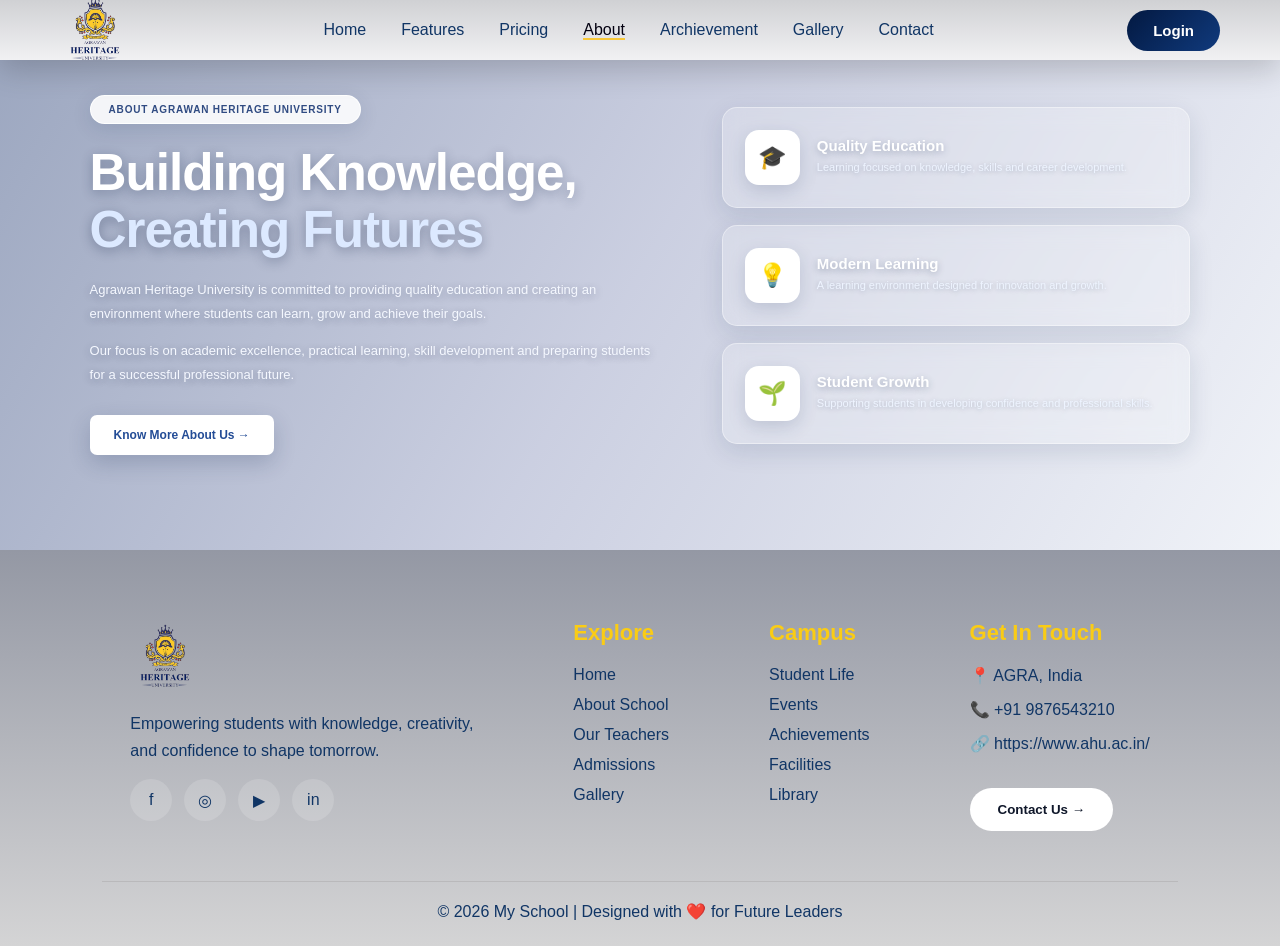
<file: about.html>
<!DOCTYPE html>
<html lang="en">

<head>
    <title>My School</title>
    <meta charset="UTF-8">
    <meta name="viewport" content="width=device-width, initial-scale=1.0">
    <link rel="stylesheet" href="style3.css">
</head>

<body>


    <nav class="topbar">
        <div class="logo"><img src="download (1).png" alt=""></div>

        <ul class="nav-links">

            <li><a href="home.html">Home</a></li>
            <li><a href="feature.html">Features</a> </li>
            <li><a href="price.html">Pricing</a></li>
            <li><a href="about.html" style="color:rgb(3, 0, 16); border-bottom: 2px solid #f8c838;">About</a></li>
            <li><a href="archieve.html">Archievement</a></li>
            <li><a href="gallery.html">Gallery</a></li>
            <li><a href="contact.html">Contact</a></li>
        </ul>

        <button class="login-btn">Login</button>
    </nav>



    <!-- ================= ABOUT SECTION ================= -->
    <section class="about-section" id="about">

        <div class="about-overlay"></div>

        <div class="about-container">

            <!-- Left Content -->
            <div class="about-content">

                <span class="about-label">
                    ABOUT AGRAWAN HERITAGE UNIVERSITY
                </span>

                <h2>
                    Building Knowledge,
                    <span>Creating Futures</span>
                </h2>

                <p>
                    Agrawan Heritage University is committed to providing
                    quality education and creating an environment where
                    students can learn, grow and achieve their goals.
                </p>

                <p>
                    Our focus is on academic excellence, practical learning,
                    skill development and preparing students for a successful
                    professional future.
                </p>

                <a href="#" class="about-btn">
                    Know More About Us →
                </a>

            </div>


            <!-- Right Information Cards -->
            <div class="about-info">

                <div class="about-card">

                    <div class="about-icon">
                        🎓
                    </div>

                    <div>
                        <h3>Quality Education</h3>

                        <p>
                            Learning focused on knowledge,
                            skills and career development.
                        </p>
                    </div>

                </div>


                <div class="about-card">

                    <div class="about-icon">
                        💡
                    </div>

                    <div>
                        <h3>Modern Learning</h3>

                        <p>
                            A learning environment designed
                            for innovation and growth.
                        </p>
                    </div>

                </div>


                <div class="about-card">

                    <div class="about-icon">
                        🌱
                    </div>

                    <div>
                        <h3>Student Growth</h3>

                        <p>
                            Supporting students in developing
                            confidence and professional skills.
                        </p>
                    </div>

                </div>

            </div>

        </div>

    </section>


    <footer class="wow-footer">



        <div class="footer-content">

            <div class="brand">
                <div class="logo"><img src="download (1).png" alt=""></div>
                <!-- <h1>My School</h1> -->
                <p>
                    Empowering students with knowledge, creativity,<br>
                    and confidence to shape tomorrow.
                </p>

                <div class="social">
                    <a href="#">f</a>
                    <a href="#">◎</a>
                    <a href="#">▶</a>
                    <a href="#">in</a>
                </div>
            </div>


            <div class="links">
                <h3>Explore</h3>
                <a href="#">Home</a>
                <a href="#">About School</a>
                <a href="#">Our Teachers</a>
                <a href="#">Admissions</a>
                <a href="#">Gallery</a>
            </div>


            <div class="links">
                <h3>Campus</h3>
                <a href="#">Student Life</a>
                <a href="#">Events</a>
                <a href="#">Achievements</a>
                <a href="#">Facilities</a>
                <a href="#">Library</a>
            </div>


            <div class="footer-contact">
                <h3>Get In Touch</h3>

                <p>📍 AGRA, India</p>
                <p><a href="tel:+919876543210">📞 +91 9876543210</a>
                <p><a href="https://www.ahu.ac.in" target="_blank">🔗 https://www.ahu.ac.in/</a>
                </p>

                <button>
                    Contact Us →
                </button>
            </div>

        </div>


        <div class="copyright">
            © 2026 My School | Designed with ❤️ for Future Leaders
        </div>

    </footer>


</body>

</html>
</file>
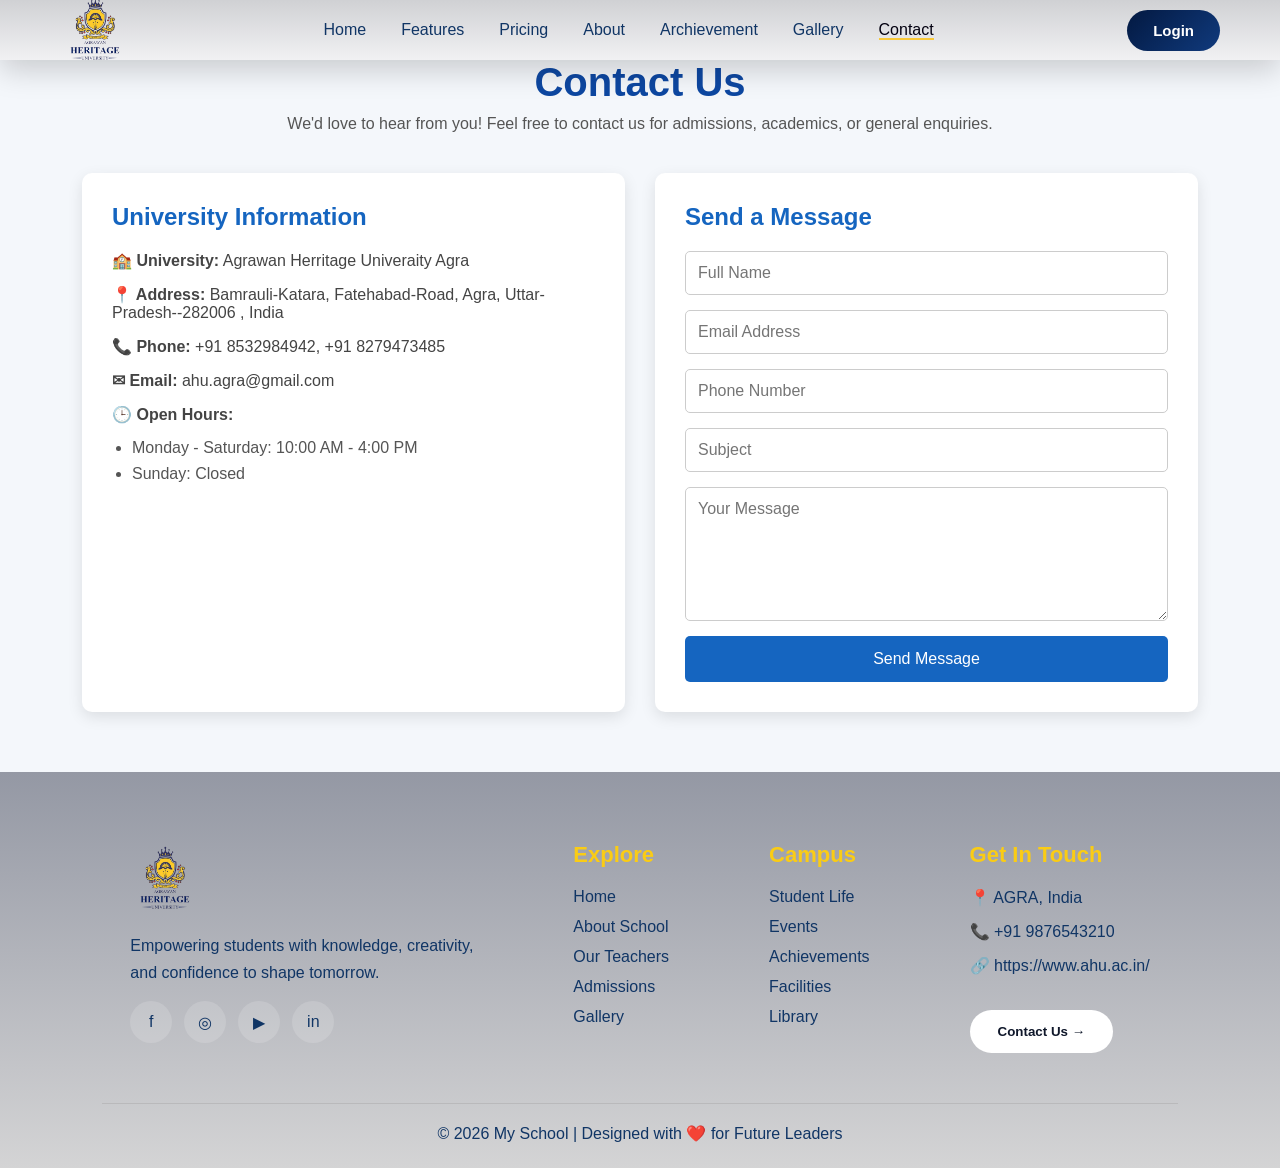
<file: contact.html>
<!DOCTYPE html>
<html lang="en">

<head>
    <title> My School</title>
    <meta charset="UTF-8">
    <meta name="viewport" content="width=device-width, initial-scale=1.0">

    <link rel="stylesheet" href="style6.css">
</head>

<body>





    <nav class="topbar">
        <div class="logo"><img src="download (1).png" alt=""></div>

        <ul class="nav-links">

            <li><a href="home.html">Home</a></li>
            <li><a href="feature.html">Features</a> </li>
            <li><a href="price.html">Pricing</a></li>
            <li><a href="about.html">About</a></li>
            <li><a href="archieve.html">Archievement</a></li>
            <li><a href="gallery.html">Gallery</a></li>
            <li><a href="contact.html" style="color:rgb(3, 0, 16); border-bottom: 2px solid #f8c838;">Contact</a></li>
        </ul>

        <button class="login-btn">Login</button>
    </nav>


    <section class="contact">
        <div class="container">
            <h1>Contact Us</h1>
            <p class="subtitle">
                We'd love to hear from you! Feel free to contact us for admissions,
                academics, or general enquiries.
            </p>

            <div class="contact-container">

                <!-- Contact Information -->
                <div class="contact-info">
                    <h2>University Information</h2>

                    <p><strong>🏫 University:</strong> Agrawan Herritage Univeraity Agra</p>
                    <p><strong>📍 Address:</strong> Bamrauli-Katara, Fatehabad-Road, Agra, Uttar-Pradesh--282006 , India
                    </p>
                    <p><strong>📞 Phone:</strong> +91 8532984942, +91 8279473485</p>
                    <p><strong>✉ Email:</strong> ahu.agra@gmail.com</p>
                    <p><strong>🕒 Open Hours:</strong></p>
                    <ul>
                        <li>Monday - Saturday: 10:00 AM - 4:00 PM</li>
                        <li>Sunday: Closed</li>
                    </ul>
                </div>

                <!-- Contact Form -->
                <div class="contact-form">
                    <h2>Send a Message</h2>

                    <form>
                        <input type="text" placeholder="Full Name" required>

                        <input type="email" placeholder="Email Address" required>

                        <input type="tel" placeholder="Phone Number">

                        <input type="text" placeholder="Subject">

                        <textarea rows="6" placeholder="Your Message" required></textarea>

                        <button type="submit">Send Message</button>
                    </form>
                </div>

            </div>
        </div>
    </section>


    <footer class="wow-footer">



        <div class="footer-content">

            <div class="brand">
                <div class="logo"><img src="download (1).png" alt=""></div>
                <!-- <h1>My School</h1> -->
                <p>
                    Empowering students with knowledge, creativity,<br>
                    and confidence to shape tomorrow.
                </p>

                <div class="social">
                    <a href="#">f</a>
                    <a href="#">◎</a>
                    <a href="#">▶</a>
                    <a href="#">in</a>
                </div>
            </div>


            <div class="links">
                <h3>Explore</h3>
                <a href="#">Home</a>
                <a href="#">About School</a>
                <a href="#">Our Teachers</a>
                <a href="#">Admissions</a>
                <a href="#">Gallery</a>
            </div>


            <div class="links">
                <h3>Campus</h3>
                <a href="#">Student Life</a>
                <a href="#">Events</a>
                <a href="#">Achievements</a>
                <a href="#">Facilities</a>
                <a href="#">Library</a>
            </div>


            <div class="footer-contact">
                <h3>Get In Touch</h3>

                <p>📍 AGRA, India</p>
                <p><a href="tel:+919876543210">📞 +91 9876543210</a>
                <p><a href="https://www.ahu.ac.in" target="_blank">🔗 https://www.ahu.ac.in/</a>
                </p>

                <button>
                    Contact Us →
                </button>
            </div>

        </div>


        <div class="copyright">
            © 2026 My School | Designed with ❤️ for Future Leaders
        </div>

    </footer>




</body>

</html>
</file>
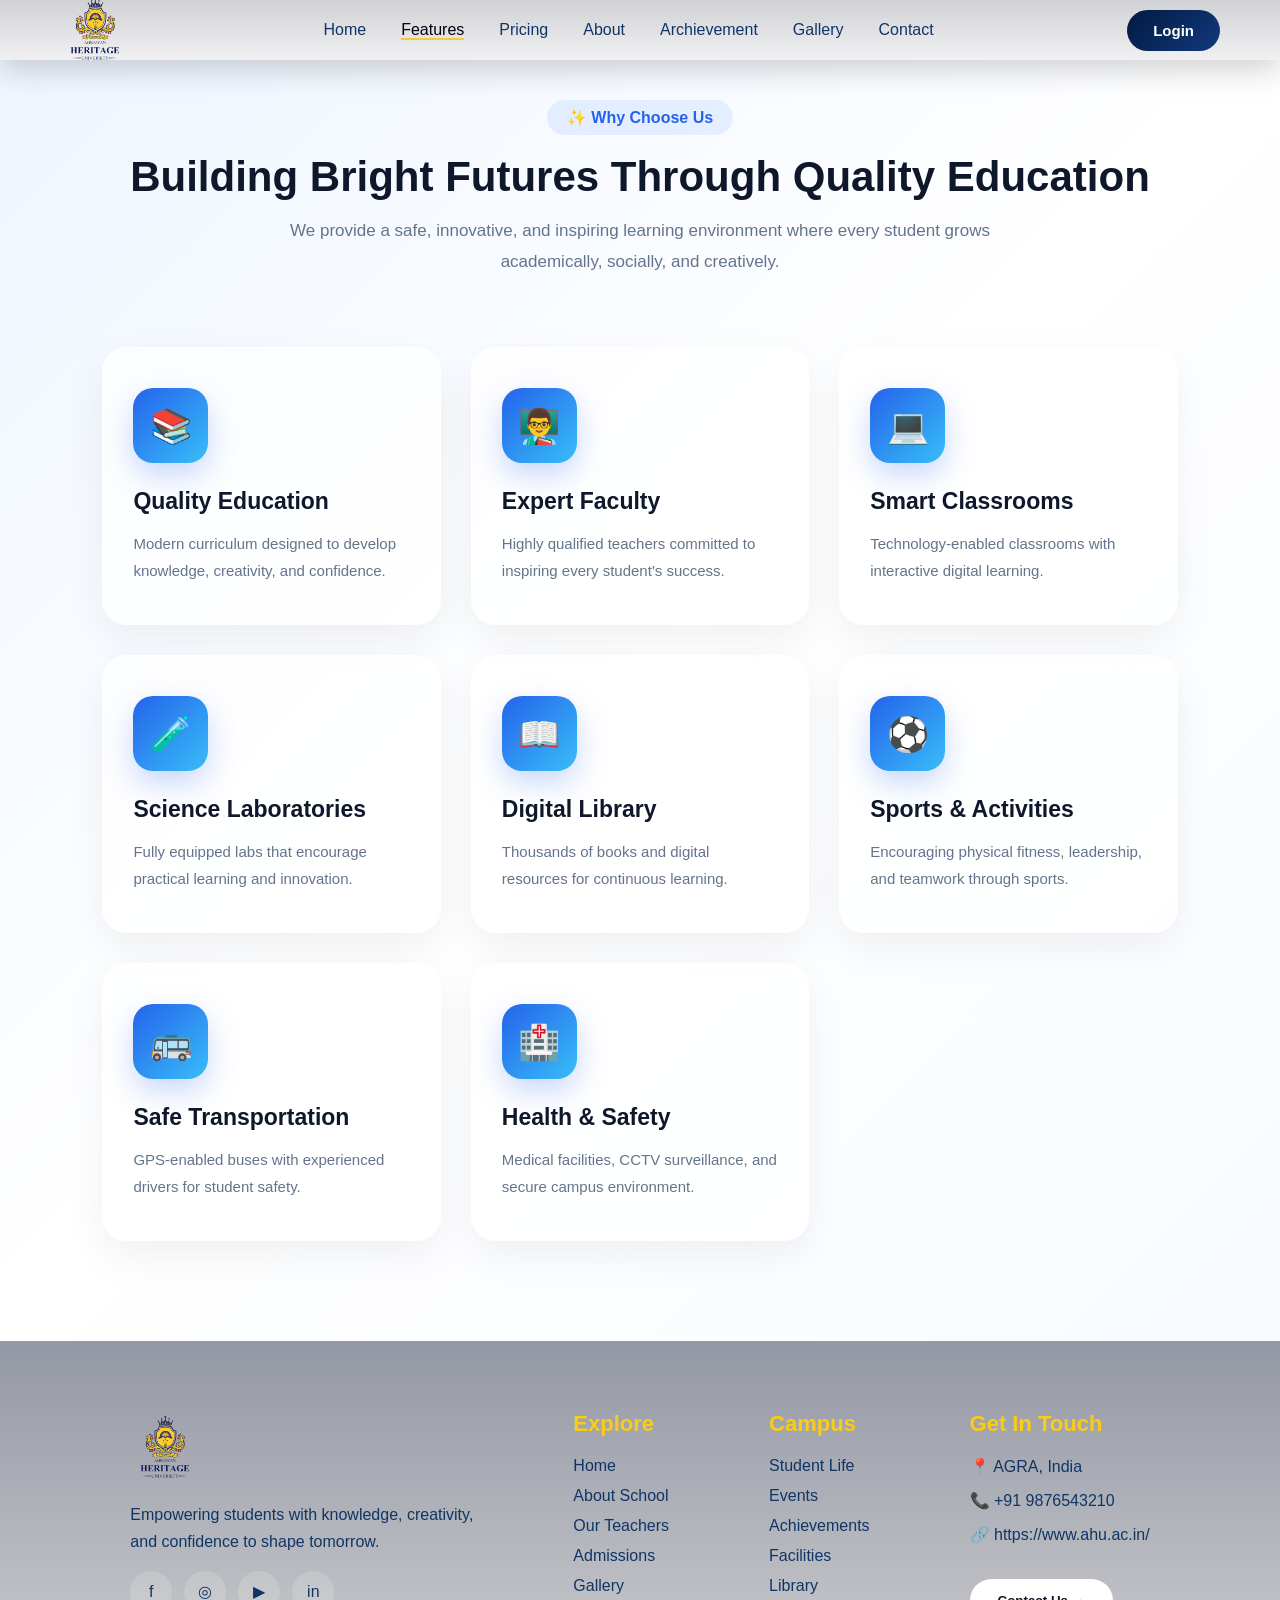
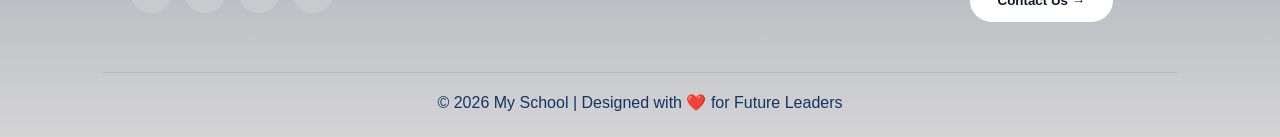
<file: feature.html>
<!DOCTYPE html>
<html lang="en">

<head>
    <title>MY School</title>
    <meta charset="UTF-8">
    <meta name="viewport" content="width=device-width, initial-scale=1.0">
    <link rel="stylesheet" href="https://cdnjs.cloudflare.com/ajax/libs/font-awesome/6.5.2/css/all.min.css">
    <link rel="stylesheet" href="style1.css">
</head>

<body>


    <nav class="topbar">
        <div class="logo"><img src="download (1).png" alt=""></div>

        <ul class="nav-links">
            <li><a href="home.html">Home</a></li>
            <li><a href="feature.html" style="color:  rgb(3, 0, 16); border-bottom: 2px solid #f8c838;">Features</a>
            </li>
            <li><a href="price.html">Pricing</a></li>
            <li><a href="about.html">About</a></li>
            <li><a href="archieve.html">Archievement</a></li>
            <li><a href="gallery.html">Gallery</a></li>
            <li><a href="contact.html">Contact</a></li>
        </ul>

        <button class="login-btn">Login</button>
    </nav>

    <section class="features">
        <div class="container">

            <div class="section-title">
                <span>✨ Why Choose Us</span>
                <h2>Building Bright Futures Through Quality Education</h2>
                <p>
                    We provide a safe, innovative, and inspiring learning environment
                    where every student grows academically, socially, and creatively.
                </p>
            </div>

            <div class="feature-grid">

                <div class="card">
                    <div class="icon">📚</div>
                    <h3>Quality Education</h3>
                    <p>Modern curriculum designed to develop knowledge, creativity, and confidence.</p>
                </div>

                <div class="card">
                    <div class="icon">👨‍🏫</div>
                    <h3>Expert Faculty</h3>
                    <p>Highly qualified teachers committed to inspiring every student's success.</p>
                </div>

                <div class="card">
                    <div class="icon">💻</div>
                    <h3>Smart Classrooms</h3>
                    <p>Technology-enabled classrooms with interactive digital learning.</p>
                </div>

                <div class="card">
                    <div class="icon">🧪</div>
                    <h3>Science Laboratories</h3>
                    <p>Fully equipped labs that encourage practical learning and innovation.</p>
                </div>

                <div class="card">
                    <div class="icon">📖</div>
                    <h3>Digital Library</h3>
                    <p>Thousands of books and digital resources for continuous learning.</p>
                </div>

                <div class="card">
                    <div class="icon">⚽</div>
                    <h3>Sports & Activities</h3>
                    <p>Encouraging physical fitness, leadership, and teamwork through sports.</p>
                </div>

                <div class="card">
                    <div class="icon">🚌</div>
                    <h3>Safe Transportation</h3>
                    <p>GPS-enabled buses with experienced drivers for student safety.</p>
                </div>

                <div class="card">
                    <div class="icon">🏥</div>
                    <h3>Health & Safety</h3>
                    <p>Medical facilities, CCTV surveillance, and secure campus environment.</p>
                </div>

            </div>

        </div>
    </section>


    <footer class="wow-footer">



        <div class="footer-content">

            <div class="brand">
                <div class="logo"><img src="download (1).png" alt=""></div>
                <!-- <h1>My School</h1> -->
                <p>
                    Empowering students with knowledge, creativity,<br>
                    and confidence to shape tomorrow.
                </p>

                <div class="social">
                    <a href="#">f</a>
                    <a href="#">◎</a>
                    <a href="#">▶</a>
                    <a href="#">in</a>
                </div>
            </div>


            <div class="links">
                <h3>Explore</h3>
                <a href="#">Home</a>
                <a href="#">About School</a>
                <a href="#">Our Teachers</a>
                <a href="#">Admissions</a>
                <a href="#">Gallery</a>
            </div>


            <div class="links">
                <h3>Campus</h3>
                <a href="#">Student Life</a>
                <a href="#">Events</a>
                <a href="#">Achievements</a>
                <a href="#">Facilities</a>
                <a href="#">Library</a>
            </div>


            <div class="footer-contact">
                <h3>Get In Touch</h3>

                <p>📍 AGRA, India</p>
                <p><a href="tel:+919876543210">📞 +91 9876543210</a>
                <p><a href="https://www.ahu.ac.in" target="_blank">🔗 https://www.ahu.ac.in/</a>
                </p>

                <button>
                    Contact Us →
                </button>
            </div>

        </div>


        <div class="copyright">
            © 2026 My School | Designed with ❤️ for Future Leaders
        </div>

    </footer>


</body>

</html>
</file>
<file: style3.css>
* {
    margin: 0;
    padding: 0;
    box-sizing: border-box;
    font-family: 'Poppins', sans-serif;
}

body {
    background: #f4f7fb;
    color: #333;
}



/* ====topbar==== */
.topbar {
    width: 100%;
    height: 60px;
    display: flex;
    justify-content: space-between;
    align-items: center;
    padding: 0 60px;
    position: fixed;
    top: 0;
    background: linear-gradient(#d0d1d4, #f1f1f3);
    box-shadow: 0 10px 30px rgba(0, 0, 0, .18);
    z-index: 3;

}

.logo img {
    width: 70px;
    margin-top: 6px;
}

.nav-links {
    display: flex;
    gap: 35px;
    list-style: none;
}

.nav-links a {
    color: #103565;
    text-decoration: none;
    font-size: 16px;
    font-weight: 500;
    position: relative;
}

.nav-links a:hover {
    color: rgb(3, 0, 16);
    border-bottom: 2px solid #f8c838;
}

.login-btn {
    border: none;
    padding: 12px 26px;
    border-radius: 30px;
    background: linear-gradient(135deg, #031941, #103a7d);
    color: white;
    font-size: 15px;
    font-weight: 600;
    cursor: pointer;
    transition: .35s;
}

.login-btn:hover {
    transform: translateY(-3px);
    box-shadow: 0 12px 25px rgba(59, 130, 246, .45);
}

/* =========================
   ABOUT SECTION
========================= */

.about-section {
    width: 100%;
    min-height: 550px;
    position: relative;
    display: flex;
    align-items: center;
    padding: 80px 7%;
    background-size: cover;
    background-position: center;
    background-attachment: fixed;
    overflow: hidden;
}


/* =========================
   ABOUT OVERLAY
========================= */

.about-overlay {
    position: absolute;
    inset: 0;

    background:
        linear-gradient(120deg,
            rgba(57, 77, 125, 0.48),
            rgba(108, 115, 165, 0.30),
            rgba(220, 220, 232, 0.16)),
        url("https://www.ahu.ac.in/images/about-img4.jpg");

    background-size: cover;
    background-position: center;
    background-repeat: no-repeat;

    z-index: 0;
}


/* =========================
   CONTAINER
========================= */

.about-container {
    width: 100%;
    max-width: 1200px;
    margin: auto;

    position: relative;
    z-index: 1;

    display: grid;
    grid-template-columns: 1.2fr 1fr;

    align-items: center;
    gap: 70px;
}


/* =========================
   LEFT CONTENT
========================= */

.about-content {
    color: #ffffff;

    position: relative;
    z-index: 2;
}


/* =========================
   ABOUT LABEL
========================= */

.about-label {
    display: inline-block;

    padding: 8px 18px;

    background: rgba(255, 255, 255, 0.88);

    border: 1px solid rgba(255, 255, 255, 0.95);

    border-radius: 25px;

    color: #304b82;

    font-size: 10px;
    font-weight: 800;

    letter-spacing: .8px;

    margin-bottom: 20px;

    box-shadow:
        0 5px 20px rgba(20, 40, 80, 0.12);
}


/* =========================
   MAIN HEADING
========================= */

.about-content h2 {
    max-width: 650px;

    color: #ffffff;

    font-size: clamp(35px, 4vw, 52px);

    line-height: 1.12;

    font-weight: 800;

    letter-spacing: -1px;

    margin-bottom: 20px;

    text-shadow:
        0 3px 12px rgba(20, 35, 70, 0.30);
}


.about-content h2 span {
    display: block;

    color: #dce9ff;

    font-weight: 800;

    text-shadow:
        0 3px 12px rgba(20, 35, 70, 0.35);
}


/* =========================
   PARAGRAPH
========================= */

.about-content p {
    max-width: 580px;

    color: #f5f8ff;

    font-size: 13px;

    line-height: 1.85;

    margin-bottom: 13px;

    text-shadow:
        0 2px 8px rgba(20, 35, 70, 0.30);
}


/* =========================
   BUTTON
========================= */

.about-btn {
    display: inline-flex;

    align-items: center;
    gap: 8px;

    margin-top: 15px;

    padding: 12px 23px;

    background: #ffffff;

    color: #234c96;

    border: 1px solid rgba(255, 255, 255, 0.9);

    border-radius: 7px;

    text-decoration: none;

    font-size: 12px;
    font-weight: 800;

    box-shadow:
        0 8px 22px rgba(20, 40, 80, 0.20);

    transition: .3s ease;
}


.about-btn:hover {
    transform: translateY(-3px);

    background: #eaf2ff;

    color: #153d82;

    box-shadow:
        0 12px 28px rgba(20, 40, 80, 0.25);
}


/* =========================
   RIGHT INFO
========================= */

.about-info {
    display: flex;

    flex-direction: column;

    gap: 17px;
}


/* =========================
   INFO CARD
========================= */

.about-card {
    display: flex;

    align-items: center;

    gap: 17px;

    padding: 22px;

    background: rgba(255, 255, 255, 0.20);

    border: 1px solid rgba(255, 255, 255, 0.40);

    border-radius: 15px;

    backdrop-filter: blur(10px);
    -webkit-backdrop-filter: blur(10px);

    box-shadow:
        0 8px 25px rgba(20, 40, 80, 0.12);

    transition: .35s ease;
}


.about-card:hover {
    background: rgba(255, 255, 255, 0.30);

    border-color: rgba(255, 255, 255, 0.60);

    transform: translateX(8px);

    box-shadow:
        0 12px 30px rgba(20, 40, 80, 0.18);
}


/* =========================
   ICON
========================= */

.about-icon {
    width: 55px;
    height: 55px;

    flex-shrink: 0;

    display: flex;

    align-items: center;
    justify-content: center;

    border-radius: 14px;

    background: #ffffff;

    color: #315ca7;

    font-size: 23px;

    box-shadow:
        0 6px 18px rgba(20, 40, 80, 0.15);
}


/* =========================
   CARD TEXT
========================= */

.about-card h3 {
    color: #ffffff;

    font-size: 15px;
    font-weight: 700;

    margin-bottom: 5px;

    text-shadow:
        0 2px 7px rgba(20, 35, 70, 0.30);
}


.about-card p {
    color: #eef4ff;

    font-size: 11px;

    line-height: 1.6;

    text-shadow:
        0 1px 5px rgba(20, 35, 70, 0.25);
}


/* =========================
   RESPONSIVE
========================= */

@media (max-width: 900px) {

    .about-section {
        min-height: auto;
        padding: 75px 6%;
    }

    .about-container {
        grid-template-columns: 1fr;
        gap: 45px;
    }

    .about-content {
        text-align: center;
    }

    .about-content p {
        margin-left: auto;
        margin-right: auto;
    }

    .about-info {
        max-width: 600px;
        width: 100%;
        margin: auto;
        text-align: left;
    }
}


/* =========================
   MOBILE
========================= */

@media (max-width: 500px) {

    .about-section {
        padding: 60px 20px;
        background-attachment: scroll;
    }

    .about-content h2 {
        font-size: 34px;
    }

    .about-card {
        padding: 18px;
        gap: 12px;
    }

    .about-icon {
        width: 45px;
        height: 45px;
        font-size: 19px;
    }
}




/* ====footer==== */
.wow-footer {
    position: relative;
    overflow: hidden;
    background: linear-gradient(#9498a4, #d4d4d5);
    padding: 70px 8% 25px;
}

.footer-content {
    display: flex;
    justify-content: center;
    gap: 100px;
}

.brand .logo {
    width: 70px;
    height: 70px;
    display: flex;
    align-items: center;
    justify-content: center;
    margin-bottom: 20px;
}

.brand h1 {
    font-size: 38px;
    color: #38bdf8;
}

.brand p {
    color: #103565;

    line-height: 1.7;
    margin: 15px 0;
}


.links h3,
.footer-contact h3 {
    font-size: 22px;
    margin-bottom: 20px;
    color: #facc15;
}


.links a {
    display: block;
    text-decoration: none;
    color: #103565;
    margin: 12px 0;
    transition: .3s;
}

.links a:hover {
    color: #103565;
    transform: translateX(10px);
}

.social {
    display: flex;
    gap: 12px;
}

.social a {
    width: 42px;
    height: 42px;
    display: flex;
    align-items: center;
    justify-content: center;
    border-radius: 50%;
    background: rgba(255, 255, 255, .15);
    color: #103565;
    text-decoration: none;
    transition: .3s;
}

.social a:hover {
    background: #22d3ee;
    transform: translateY(-8px);
}

.footer-contact p {
    margin: 15px 0;
    color: #103565;

}

.footer-contact a {
    color: #103565;
    text-decoration: none;
    font-size: 16px;
    font-weight: 500;
    position: relative;
}



.footer-contact button {
    margin-top: 20px;
    padding: 14px 28px;
    border: none;
    border-radius: 30px;
    background: white;
    color: #0f172a;
    font-weight: bold;
    cursor: pointer;
    transition: .3s;
}

.footer-contact button:hover {
    background: #22d3ee;
    color: white;
    transform: scale(1.05);
}

.copyright {
    text-align: center;
    margin-top: 50px;
    padding-top: 20px;
    border-top: 1px solid rgba(119, 115, 115, 0.2);
    color: #103565;

}



/* Responsive */

@media(max-width:900px) {
    * {
        margin: 0;
        padding: 0;
        width: 100%;
    }

    /* ===topbar==== */
    .logo img {
        margin-left: -70px;
        width: 90px;
    }

    .nav-links {
        margin-left: px;
        gap: 15px;
    }

    .nav-links a {
        font-size: 10.3px;
    }

    .login-btn {
        padding: 2px 5px;
        font-size: 12px;
        margin-left: 10px;
    }

    /* ====about==== */
    .about-contant h1 {
        width: 90%;
    }

    .about-card {
        top: 100px;
        display: block;
    }

    /* ====footer==== */
    .wow-footer {

        width: 100%;
        margin-top: 650px;

    }

    .footer-content {
        display: flex;
        justify-content: center;
        gap: 40px;
    }

    .brand .logo {
        width: 20px;
        height: 20px;
        margin-left: 60px;
    }

    .brand h1 {
        font-size: 18px;
    }

    .brand p {
        font-size: 10px;
    }

    .links h3,
    .footer-contact h3 {
        font-size: 12px;
    }

    .links a {
        font-size: 10px;
    }

    .social {
        font-size: 10px;
    }

    .social a {
        width: 20px;
        height: 20px;
    }

    .footer-contact p {
        font-size: 10px;
    }

    .footer-contact button {
        padding: 7px 14px;
        font-size: 10px;
    }

    .footer-copyright {
        font-size: 10px;
    }

}
</file>
<file: style6.css>
* {
    margin: 0;
    padding: 0;
    box-sizing: border-box;
    font-family: Arial, Helvetica, sans-serif;
}

body {
    background: #f4f7fb;
}

/* ====topbar==== */
.topbar {
    width: 100%;
    height: 60px;
    display: flex;
    justify-content: space-between;
    align-items: center;
    padding: 0 60px;
    position: fixed;
    top: 0;
    background: linear-gradient(#d0d1d4, #f1f1f3);
    box-shadow: 0 10px 30px rgba(0, 0, 0, .18);
    z-index: 3;

}

.logo img {
    width: 70px;
    margin-top: 6px;
}

.nav-links {
    display: flex;
    gap: 35px;
    list-style: none;
}

.nav-links a {
    color: #103565;
    text-decoration: none;
    font-size: 16px;
    font-weight: 500;
    position: relative;
}

.nav-links a:hover {
    color: rgb(3, 0, 16);
    border-bottom: 2px solid #f8c838;
}

.login-btn {
    border: none;
    padding: 12px 26px;
    border-radius: 30px;
    background: linear-gradient(135deg, #031941, #103a7d);
    color: white;
    font-size: 15px;
    font-weight: 600;
    cursor: pointer;
    transition: .35s;
}

.login-btn:hover {
    transform: translateY(-3px);
    box-shadow: 0 12px 25px rgba(59, 130, 246, .45);
}


/* ====contact-section==== */
.contact {
    padding: 60px 20px;
}

.container {
    width: 90%;
    max-width: 1200px;
    margin: auto;
}

h1 {
    text-align: center;
    color: #0d47a1;
    margin-bottom: 10px;
    font-size: 40px;
}

.subtitle {
    text-align: center;
    color: #555;
    margin-bottom: 40px;
}

.contact-container {
    display: flex;
    gap: 30px;
    flex-wrap: wrap;
}

.contact-info,
.contact-form {
    flex: 1;
    min-width: 320px;
    background: #fff;
    padding: 30px;
    border-radius: 10px;
    box-shadow: 0 5px 15px rgba(0, 0, 0, 0.1);
}

.contact-info h2,
.contact-form h2 {
    margin-bottom: 20px;
    color: #1565c0;
}

.contact-info p {
    margin: 15px 0;
    color: #444;
}

.contact-info ul {
    margin-top: 10px;
    padding-left: 20px;
}

.contact-info li {
    margin-bottom: 8px;
    color: #555;
}

.contact-form form {
    display: flex;
    flex-direction: column;
}

.contact-form input,
.contact-form textarea {
    padding: 12px;
    margin-bottom: 15px;
    border: 1px solid #ccc;
    border-radius: 5px;
    font-size: 16px;
    outline: none;
}

.contact-form input:focus,
.contact-form textarea:focus {
    border-color: #1565c0;
}

.contact-form button {
    background: #1565c0;
    color: #fff;
    padding: 14px;
    border: none;
    border-radius: 5px;
    cursor: pointer;
    font-size: 16px;
    transition: 0.3s;
}

.contact-form button:hover {
    background: #0d47a1;
}


/* ====footer==== */
.wow-footer {
    position: relative;
    overflow: hidden;
    background: linear-gradient(#9498a4, #d4d4d5);
    padding: 70px 8% 25px;
}

.footer-content {
    display: flex;
    justify-content: center;
    gap: 100px;
}

.brand .logo {
    width: 70px;
    height: 70px;
    display: flex;
    align-items: center;
    justify-content: center;
    margin-bottom: 20px;
}

.brand h1 {
    font-size: 38px;
    color: #38bdf8;
}

.brand p {
    color: #103565;

    line-height: 1.7;
    margin: 15px 0;
}


.links h3,
.footer-contact h3 {
    font-size: 22px;
    margin-bottom: 20px;
    color: #facc15;
}


.links a {
    display: block;
    text-decoration: none;
    color: #103565;
    margin: 12px 0;
    transition: .3s;
}

.links a:hover {
    color: #103565;
    transform: translateX(10px);
}

.social {
    display: flex;
    gap: 12px;
}

.social a {
    width: 42px;
    height: 42px;
    display: flex;
    align-items: center;
    justify-content: center;
    border-radius: 50%;
    background: rgba(255, 255, 255, .15);
    color: #103565;
    text-decoration: none;
    transition: .3s;
}

.social a:hover {
    background: #22d3ee;
    transform: translateY(-8px);
}

.footer-contact p {
    margin: 15px 0;
    color: #103565;

}

.footer-contact a {
    color: #103565;
    text-decoration: none;
    font-size: 16px;
    font-weight: 500;
    position: relative;
}



.footer-contact button {
    margin-top: 20px;
    padding: 14px 28px;
    border: none;
    border-radius: 30px;
    background: white;
    color: #0f172a;
    font-weight: bold;
    cursor: pointer;
    transition: .3s;
}

.footer-contact button:hover {
    background: #22d3ee;
    color: white;
    transform: scale(1.05);
}

.copyright {
    text-align: center;
    margin-top: 50px;
    padding-top: 20px;
    border-top: 1px solid rgba(119, 115, 115, 0.2);
    color: #103565;

}


/* Responsive */

@media(max-width:900px) {
    * {
        margin: 0;
        padding: 0;
        width: 100%;
    }

    /* ===topbar==== */
    .logo img {
        margin-left: -70px;
        width: 90px;
    }

    .nav-links {
        margin-left: px;
        gap: 15px;
    }

    .nav-links a {
        font-size: 10.3px;
    }

    .login-btn {
        padding: 2px 5px;
        font-size: 12px;
        margin-left: 10px;
    }

    /* ====contact-section==== */

    .contact-container {
        flex-direction: column;
    }

    h1 {
        font-size: 32px;
    }

    /* ====footer==== */
    .wow-footer {

        width: 100%;
        margin-top: -100px;

    }

    .footer-content {
        display: flex;
        justify-content: center;
        gap: 40px;
    }

    .brand .logo {
        width: 20px;
        height: 20px;
        margin-left: 60px;
    }

    .brand h1 {
        font-size: 18px;
    }

    .brand p {
        font-size: 10px;
    }

    .links h3,
    .footer-contact h3 {
        font-size: 12px;
    }

    .links a {
        font-size: 10px;
    }

    .social {
        font-size: 10px;
    }

    .social a {
        width: 20px;
        height: 20px;
    }

    .footer-contact p {
        font-size: 10px;
    }

    .footer-contact button {
        padding: 7px 14px;
        font-size: 10px;
    }

    .footer-copyright {
        font-size: 10px;
    }

}
</file>
<file: style1.css>
* {
    margin: 0;
    padding: 0;
    box-sizing: border-box;
    font-family: 'Poppins', sans-serif;
}


/* ====topbar==== */
.topbar {
    width: 100%;
    height: 60px;
    display: flex;
    justify-content: space-between;
    align-items: center;
    padding: 0 60px;
    position: fixed;
    top: 0;
    background: linear-gradient(#d0d1d4, #f1f1f3);
    box-shadow: 0 10px 30px rgba(0, 0, 0, .18);
    z-index: 1;

}

.logo img {
    width: 70px;
    margin-top: 6px;
}

.nav-links {
    display: flex;
    gap: 35px;
    list-style: none;
}

.nav-links a {
    color: #103565;
    text-decoration: none;
    font-size: 16px;
    font-weight: 500;
    position: relative;
}

.nav-links a:hover {
    color: rgb(3, 0, 16);
    border-bottom: 2px solid #f8c838;
}

.login-btn {
    border: none;
    padding: 12px 26px;
    border-radius: 30px;
    background: linear-gradient(135deg, #031941, #103a7d);
    color: white;
    font-size: 15px;
    font-weight: 600;
    cursor: pointer;
    transition: .35s;
}

.login-btn:hover {
    transform: translateY(-3px);
    box-shadow: 0 12px 25px rgba(59, 130, 246, .45);
}

/* ====feature section */

.features {

    padding: 100px 8%;

    background:
        linear-gradient(135deg, #eef5ff, #ffffff, #f8fbff);

}

.container {
    max-width: 1300px;
    margin: auto;
}

.section-title {

    text-align: center;
    margin-bottom: 70px;

}

.section-title span {

    display: inline-block;
    background: #0066ff15;
    color: #2563eb;
    padding: 8px 20px;
    border-radius: 30px;
    font-weight: 600;
    margin-bottom: 18px;
}

.section-title h2 {
    font-size: 42px;
    font-weight: 700;
    color: #0f172a;
    margin-bottom: 15px;
}

.section-title p {
    max-width: 700px;
    margin: auto;
    font-size: 17px;
    color: #64748b;
    line-height: 1.8;
}

.feature-grid {

    display: grid;

    grid-template-columns: repeat(auto-fit, minmax(280px, 1fr));

    gap: 30px;

}

.card {
    background: rgba(255, 255, 255, .75);

    border-radius: 25px;

    padding: 40px 30px;

    transition: .45s;

    border: 1px solid rgba(255, 255, 255, .4);

    box-shadow:
        0 15px 40px rgba(0, 0, 0, .06);

}

.card:hover {

    transform: translateY(-15px);

    box-shadow:
        0 25px 50px rgba(37, 99, 235, .18);

}

.icon {

    width: 75px;

    height: 75px;

    background: linear-gradient(135deg, #2563eb, #38bdf8);

    display: flex;

    align-items: center;

    justify-content: center;

    font-size: 34px;

    border-radius: 20px;

    color: #fff;

    margin-bottom: 25px;

    box-shadow: 0 12px 30px rgba(37, 99, 235, .25);

}

.card h3 {

    font-size: 23px;

    color: #0f172a;

    margin-bottom: 15px;

}

.card p {

    color: #64748b;

    font-size: 15px;

    line-height: 1.8;

}




/* ====footer==== */
.wow-footer {
    position: relative;
    overflow: hidden;
    background: linear-gradient(#9498a4, #d4d4d5);
    padding: 70px 8% 25px;
}

.footer-content {
    display: flex;
    justify-content: center;
    gap: 100px;
}

.brand .logo {
    width: 70px;
    height: 70px;
    display: flex;
    align-items: center;
    justify-content: center;
    margin-bottom: 20px;
}

.brand h1 {
    font-size: 38px;
    color: #38bdf8;
}

.brand p {
    color: #103565;

    line-height: 1.7;
    margin: 15px 0;
}


.links h3,
.footer-contact h3 {
    font-size: 22px;
    margin-bottom: 20px;
    color: #facc15;
}


.links a {
    display: block;
    text-decoration: none;
    color: #103565;
    margin: 12px 0;
    transition: .3s;
}

.links a:hover {
    color: #103565;
    transform: translateX(10px);
}

.social {
    display: flex;
    gap: 12px;
}

.social a {
    width: 42px;
    height: 42px;
    display: flex;
    align-items: center;
    justify-content: center;
    border-radius: 50%;
    background: rgba(255, 255, 255, .15);
    color: #103565;
    text-decoration: none;
    transition: .3s;
}

.social a:hover {
    background: #22d3ee;
    transform: translateY(-8px);
}

.footer-contact p {
    margin: 15px 0;
    color: #103565;

}

.footer-contact a {
    color: #103565;
    text-decoration: none;
    font-size: 16px;
    font-weight: 500;
    position: relative;
}



.footer-contact button {
    margin-top: 20px;
    padding: 14px 28px;
    border: none;
    border-radius: 30px;
    background: white;
    color: #0f172a;
    font-weight: bold;
    cursor: pointer;
    transition: .3s;
}

.footer-contact button:hover {
    background: #22d3ee;
    color: white;
    transform: scale(1.05);
}

.copyright {
    text-align: center;
    margin-top: 50px;
    padding-top: 20px;
    border-top: 1px solid rgba(119, 115, 115, 0.2);
    color: #103565;

}



@media(max-width:768px) {

    /* ====topbar==== */
    * {
        margin: 0;
        padding: 0;
        width: 100%;
    }

    /* ===topbar==== */

    .logo img {
        margin-left: -70px;
        width: 90px;
    }

    .nav-links {
        margin-left: px;
        gap: 15px;
    }

    .nav-links a {
        font-size: 11px;
    }

    .login-btn {
        padding: 4px 10px;
        margin-left: 20px;
    }

    /* ====feature==== */
    .section-title h2 {

        font-size: 32px;

    }

    .features {

        padding: 70px 20px;

    }

    /* ====footer==== */

    .wow-footer {

        width: 100%;
        margin-top: 20px;

    }




    .footer-content {

        display: flex;
        justify-content: center;
        gap: 40px;


    }



    .brand .logo {

        width: 20px;
        height: 20px;
        margin-left: 60px;


    }


    .brand h1 {

        font-size: 18px;


    }


    .brand p {

        font-size: 10px;

    }



    .links h3,
    .contact h3 {

        font-size: 12px;

    }


    .links a {
        font-size: 10px;

    }




    .social {

        font-size: 10px;
    }


    .social a {

        width: 20px;
        height: 20px;


    }


    .contact p {

        font-size: 10px;
    }



    .contact button {

        padding: 7px 14px;

        font-size: 10px;

    }

    .copyright {

        font-size: 10px;
    }

}
</file>
